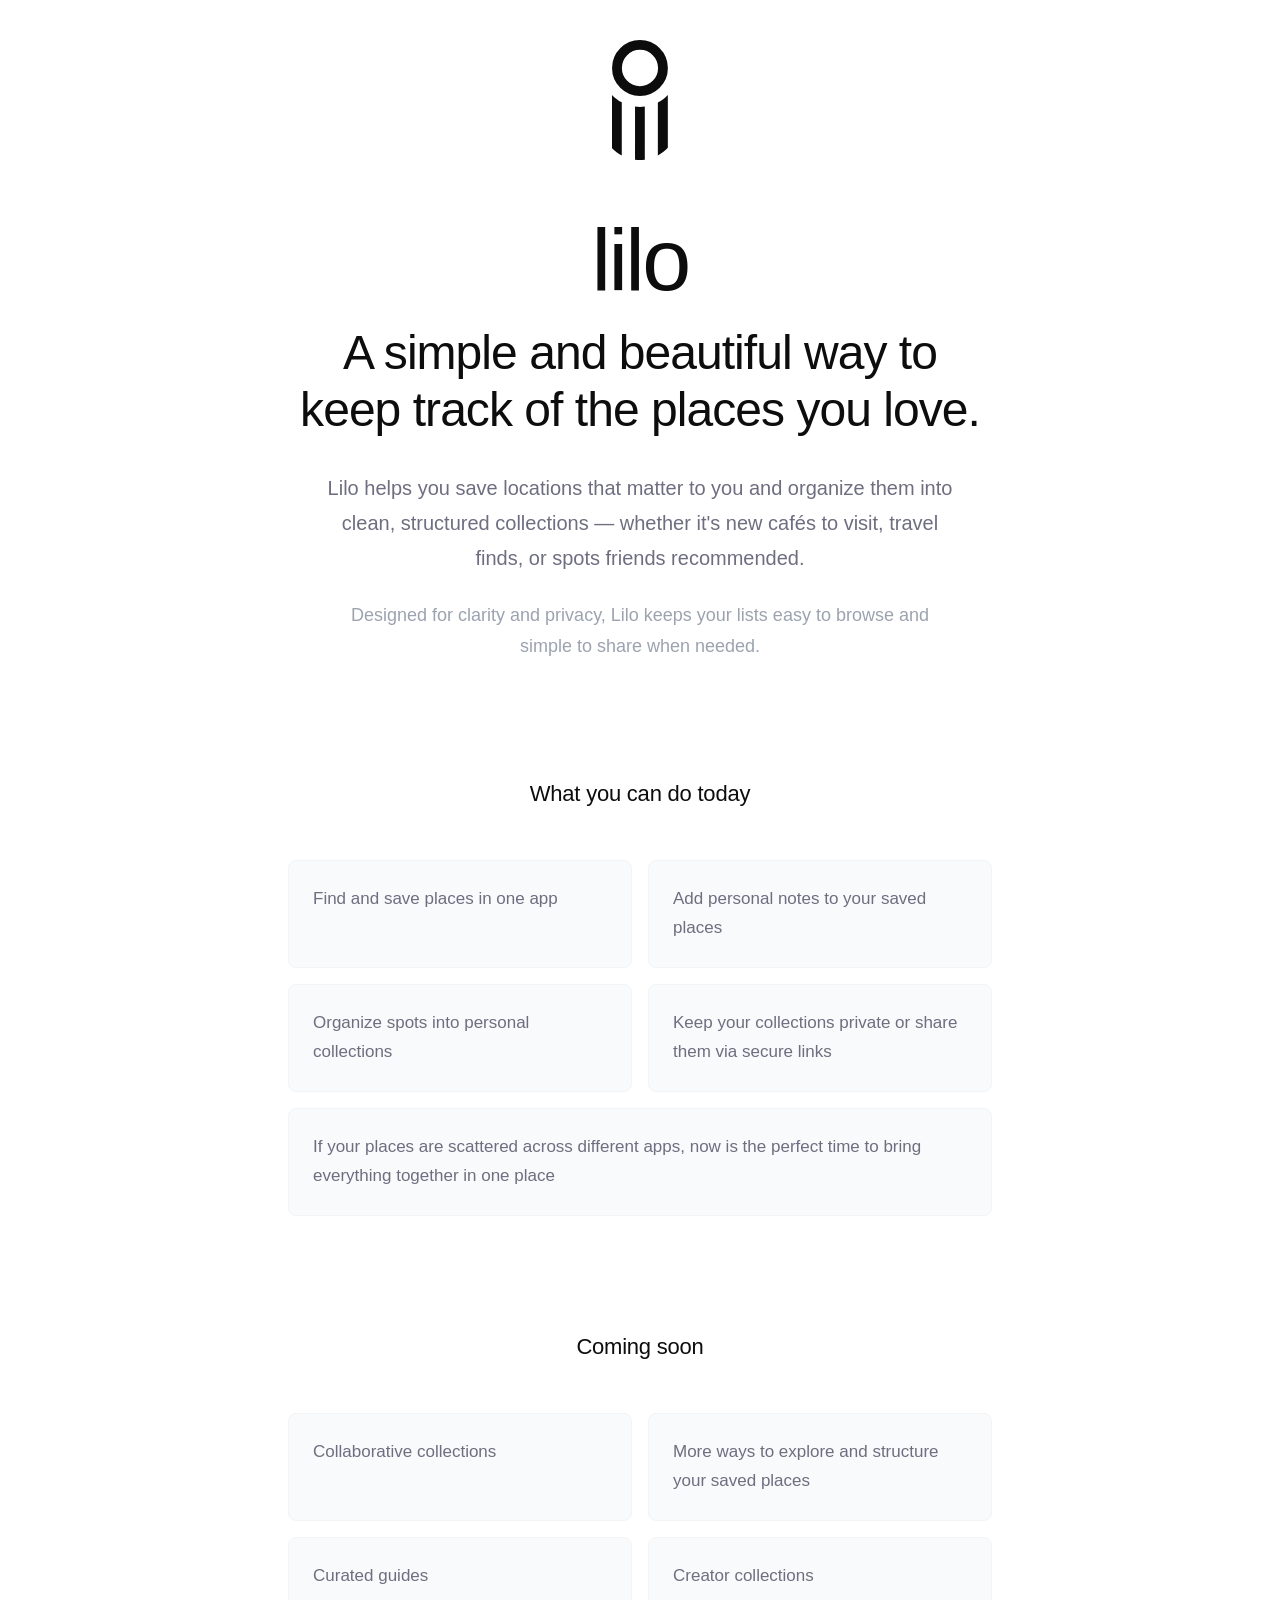
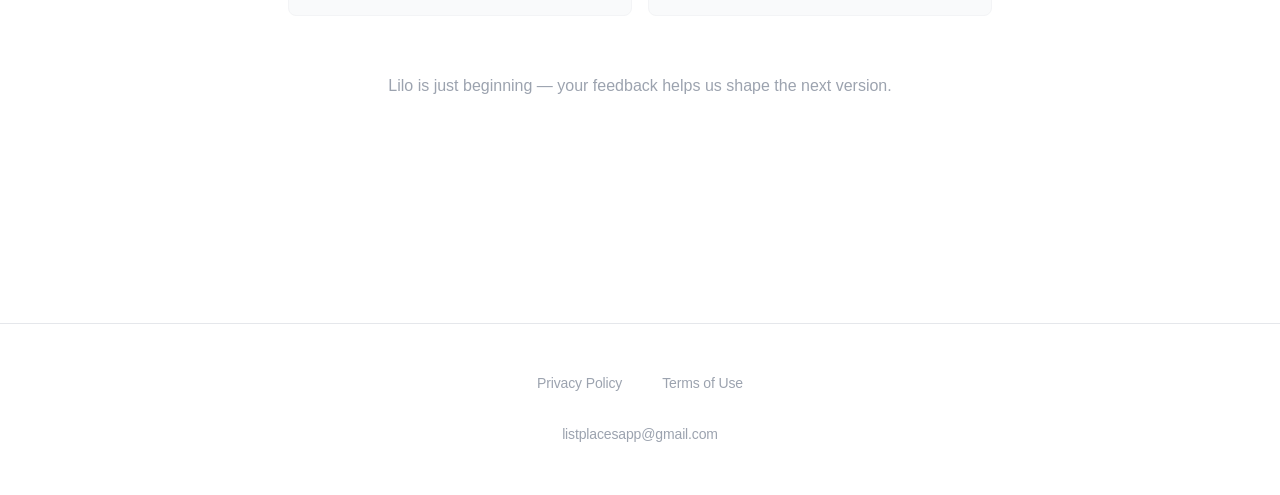
<file: index.html>
<!DOCTYPE html>
<html lang="en">
<head>
    <meta charset="UTF-8">
    <meta name="viewport" content="width=device-width, initial-scale=1.0">
    <meta name="description" content="Lilo - A simple and beautiful way to keep track of the places you love">
    <title>Lilo - Collect the world</title>
    <link rel="stylesheet" href="styles.css">
</head>
<body>
    <header class="header">
        <div class="logo-container">
            <img src="lilo.svg" alt="Lilo Logo" class="logo">
            <h1 class="brand-name">lilo</h1>
        </div>
    </header>

    <main class="main-content">
        <section class="hero">
            <h1 class="hero-title">A simple and beautiful way to keep track of the places you love.</h1>
            <p class="hero-subtitle">Lilo helps you save locations that matter to you and organize them into clean, structured collections — whether it's new cafés to visit, travel finds, or spots friends recommended.</p>
            <p class="hero-description">Designed for clarity and privacy, Lilo keeps your lists easy to browse and simple to share when needed.</p>
        </section>

        <section class="features">
            <h2 class="section-title">What you can do today</h2>
            <div class="features-grid">
                <div class="feature-card">
                    <p class="feature-text">Find and save places in one app</p>
                </div>
                <div class="feature-card">
                    <p class="feature-text">Add personal notes to your saved places</p>
                </div>
                <div class="feature-card">
                    <p class="feature-text">Organize spots into personal collections</p>
                </div>
                <div class="feature-card">
                    <p class="feature-text">Keep your collections private or share them via secure links</p>
                </div>
                <div class="feature-card feature-card-wide">
                    <p class="feature-text">If your places are scattered across different apps, now is the perfect time to bring everything together in one place</p>
                </div>
            </div>
        </section>

        <section class="coming-soon">
            <h2 class="section-title">Coming soon</h2>
            <div class="features-grid">
                <div class="feature-card">
                    <p class="feature-text">Collaborative collections</p>
                </div>
                <div class="feature-card">
                    <p class="feature-text">More ways to explore and structure your saved places</p>
                </div>
                <div class="feature-card">
                    <p class="feature-text">Curated guides</p>
                </div>
                <div class="feature-card">
                    <p class="feature-text">Creator collections</p>
                </div>
            </div>
            <p class="coming-soon-note">Lilo is just beginning — your feedback helps us shape the next version.</p>
        </section>
    </main>
    
    <footer class="footer">
        <nav class="footer-nav">
            <a href="privacy-policy.html" class="footer-link">Privacy Policy</a>
            <a href="terms-of-use.html" class="footer-link">Terms of Use</a>
        </nav>
        <div class="footer-email">
            <a href="mailto:listplacesapp@gmail.com" class="footer-email-link">listplacesapp@gmail.com</a>
        </div>
    </footer>
</body>
</html>
</file>
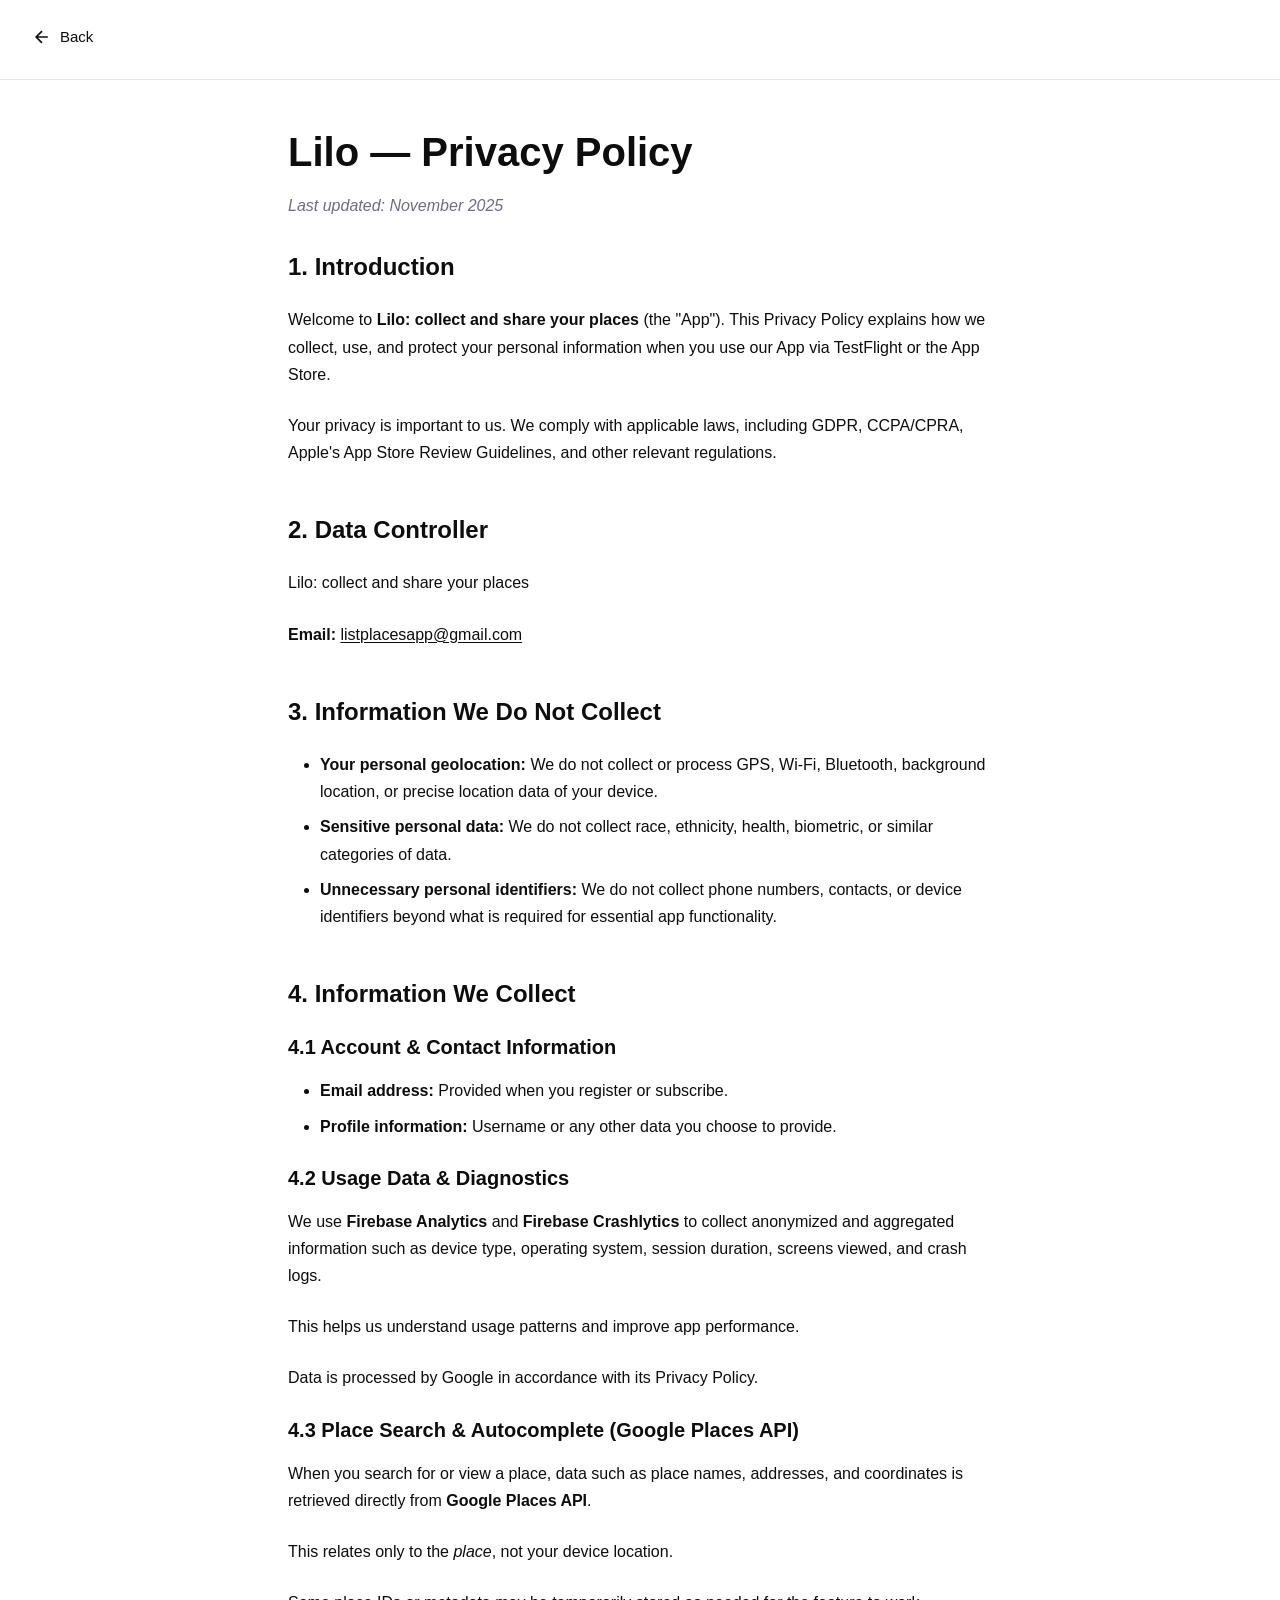
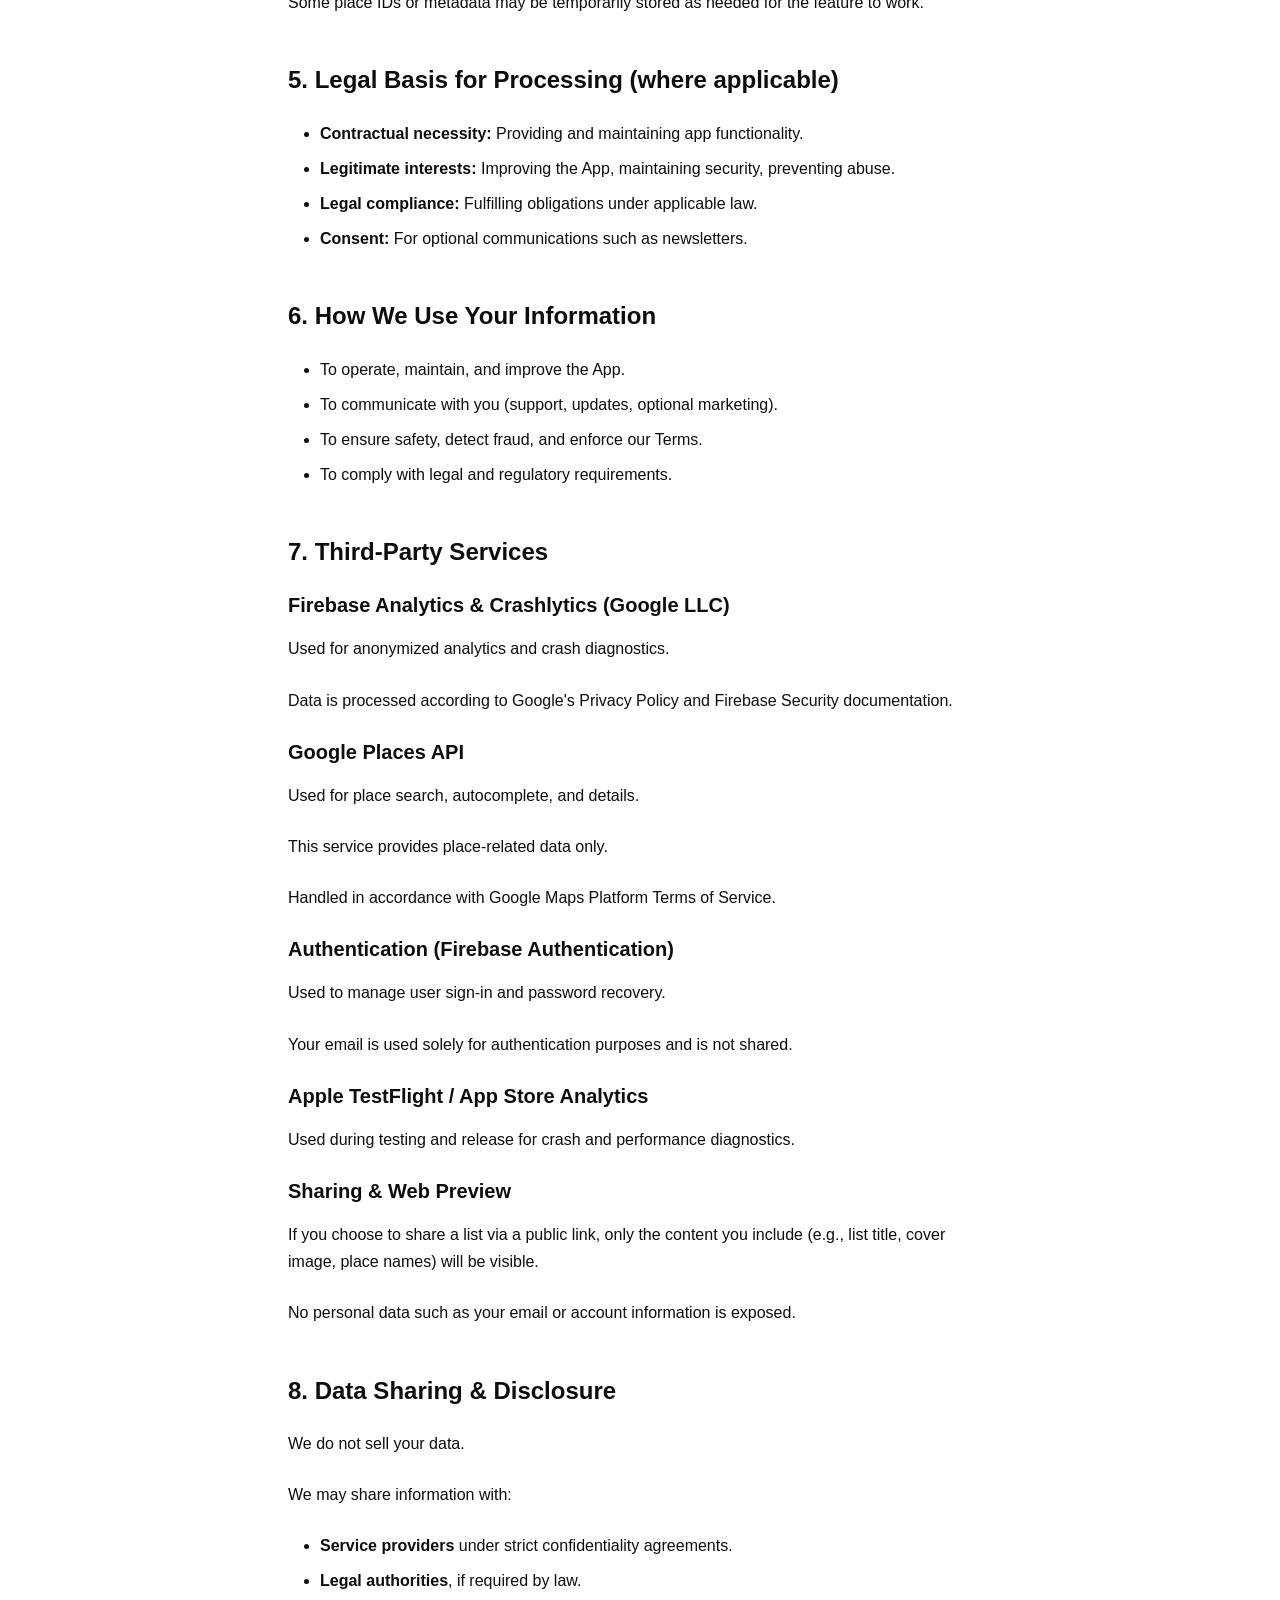
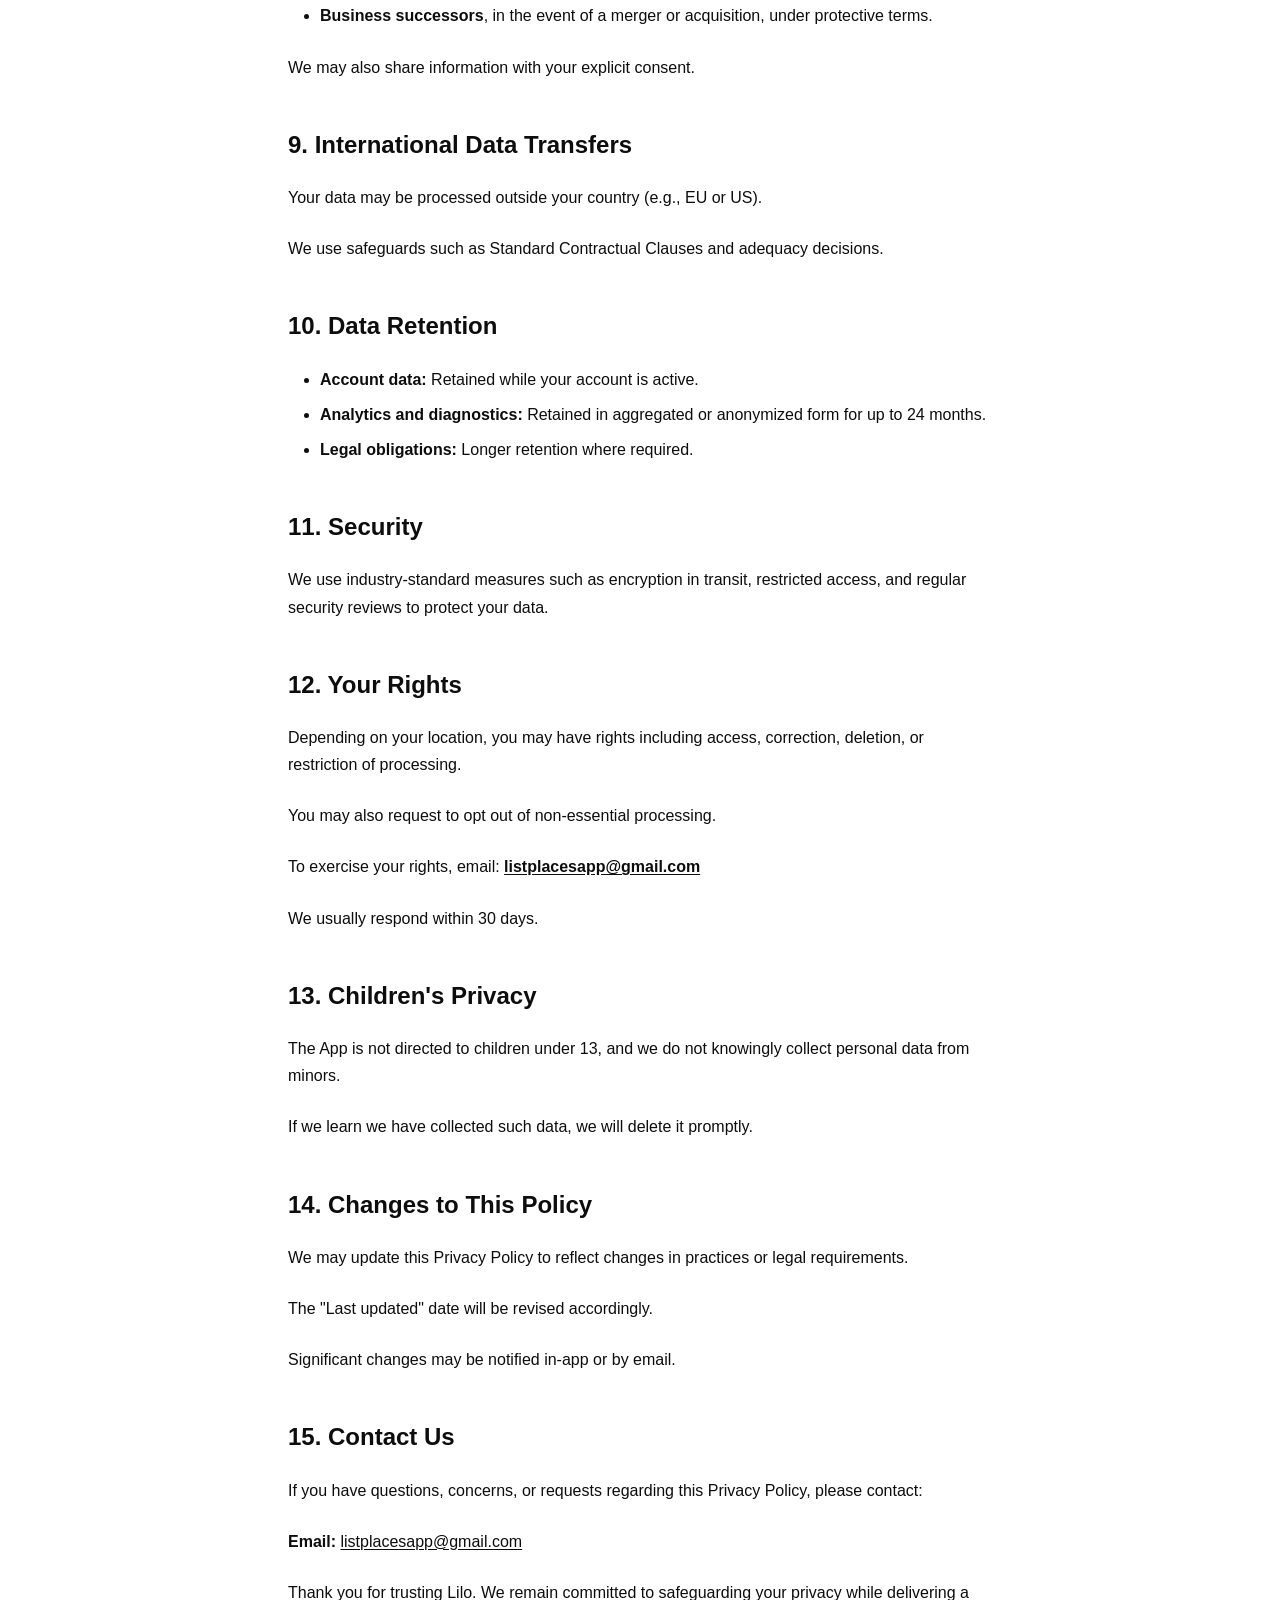
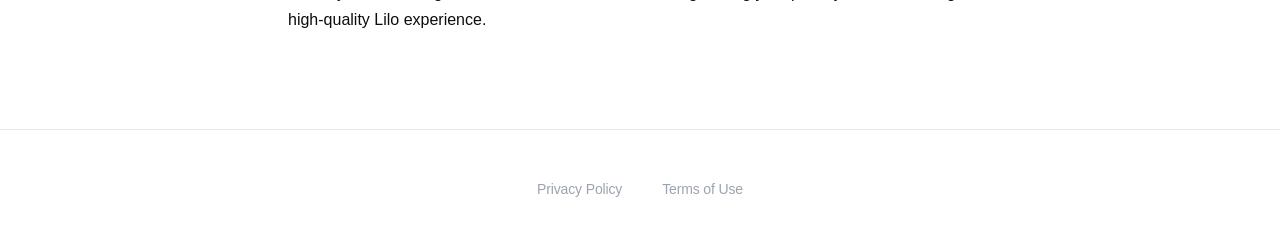
<file: privacy-policy.html>
<!DOCTYPE html>
<html lang="ru">
<head>
    <meta charset="UTF-8">
    <meta name="viewport" content="width=device-width, initial-scale=1.0">
    <meta name="description" content="Lilo Privacy Policy">
    <title>Privacy Policy - Lilo</title>
    <link rel="stylesheet" href="styles.css">
</head>
<body>
    <header class="page-header">
        <a href="index.html" class="back-link">
            <svg width="24" height="24" viewBox="0 0 24 24" fill="none" stroke="currentColor" stroke-width="2">
                <path d="M19 12H5M12 19l-7-7 7-7"/>
            </svg>
            <span>Back</span>
        </a>
    </header>
    
    <main class="content-page">
        <article class="policy-content">
            <h1>Lilo — Privacy Policy</h1>
            <p class="last-updated"><em>Last updated: November 2025</em></p>

            <section>
                <h2>1. Introduction</h2>
                <p>Welcome to <strong>Lilo: collect and share your places</strong> (the "App"). This Privacy Policy explains how we collect, use, and protect your personal information when you use our App via TestFlight or the App Store.</p>
                <p>Your privacy is important to us. We comply with applicable laws, including GDPR, CCPA/CPRA, Apple's App Store Review Guidelines, and other relevant regulations.</p>
            </section>

            <section>
                <h2>2. Data Controller</h2>
                <p>Lilo: collect and share your places</p>
                <p><strong>Email:</strong> <a href="mailto:listplacesapp@gmail.com">listplacesapp@gmail.com</a></p>
            </section>

            <section>
                <h2>3. Information We Do Not Collect</h2>
                <ul>
                    <li><strong>Your personal geolocation:</strong> We do not collect or process GPS, Wi-Fi, Bluetooth, background location, or precise location data of your device.</li>
                    <li><strong>Sensitive personal data:</strong> We do not collect race, ethnicity, health, biometric, or similar categories of data.</li>
                    <li><strong>Unnecessary personal identifiers:</strong> We do not collect phone numbers, contacts, or device identifiers beyond what is required for essential app functionality.</li>
                </ul>
            </section>

            <section>
                <h2>4. Information We Collect</h2>
                
                <h3>4.1 Account & Contact Information</h3>
                <ul>
                    <li><strong>Email address:</strong> Provided when you register or subscribe.</li>
                    <li><strong>Profile information:</strong> Username or any other data you choose to provide.</li>
                </ul>

                <h3>4.2 Usage Data & Diagnostics</h3>
                <p>We use <strong>Firebase Analytics</strong> and <strong>Firebase Crashlytics</strong> to collect anonymized and aggregated information such as device type, operating system, session duration, screens viewed, and crash logs.</p>
                <p>This helps us understand usage patterns and improve app performance.</p>
                <p>Data is processed by Google in accordance with its Privacy Policy.</p>

                <h3>4.3 Place Search & Autocomplete (Google Places API)</h3>
                <p>When you search for or view a place, data such as place names, addresses, and coordinates is retrieved directly from <strong>Google Places API</strong>.</p>
                <p>This relates only to the <em>place</em>, not your device location.</p>
                <p>Some place IDs or metadata may be temporarily stored as needed for the feature to work.</p>
            </section>

            <section>
                <h2>5. Legal Basis for Processing (where applicable)</h2>
                <ul>
                    <li><strong>Contractual necessity:</strong> Providing and maintaining app functionality.</li>
                    <li><strong>Legitimate interests:</strong> Improving the App, maintaining security, preventing abuse.</li>
                    <li><strong>Legal compliance:</strong> Fulfilling obligations under applicable law.</li>
                    <li><strong>Consent:</strong> For optional communications such as newsletters.</li>
                </ul>
            </section>

            <section>
                <h2>6. How We Use Your Information</h2>
                <ul>
                    <li>To operate, maintain, and improve the App.</li>
                    <li>To communicate with you (support, updates, optional marketing).</li>
                    <li>To ensure safety, detect fraud, and enforce our Terms.</li>
                    <li>To comply with legal and regulatory requirements.</li>
                </ul>
            </section>

            <section>
                <h2>7. Third-Party Services</h2>
                
                <h3>Firebase Analytics & Crashlytics (Google LLC)</h3>
                <p>Used for anonymized analytics and crash diagnostics.</p>
                <p>Data is processed according to Google's Privacy Policy and Firebase Security documentation.</p>

                <h3>Google Places API</h3>
                <p>Used for place search, autocomplete, and details.</p>
                <p>This service provides place-related data only.</p>
                <p>Handled in accordance with Google Maps Platform Terms of Service.</p>

                <h3>Authentication (Firebase Authentication)</h3>
                <p>Used to manage user sign-in and password recovery.</p>
                <p>Your email is used solely for authentication purposes and is not shared.</p>

                <h3>Apple TestFlight / App Store Analytics</h3>
                <p>Used during testing and release for crash and performance diagnostics.</p>

                <h3>Sharing & Web Preview</h3>
                <p>If you choose to share a list via a public link, only the content you include (e.g., list title, cover image, place names) will be visible.</p>
                <p>No personal data such as your email or account information is exposed.</p>
            </section>

            <section>
                <h2>8. Data Sharing & Disclosure</h2>
                <p>We do not sell your data.</p>
                <p>We may share information with:</p>
                <ul>
                    <li><strong>Service providers</strong> under strict confidentiality agreements.</li>
                    <li><strong>Legal authorities</strong>, if required by law.</li>
                    <li><strong>Business successors</strong>, in the event of a merger or acquisition, under protective terms.</li>
                </ul>
                <p>We may also share information with your explicit consent.</p>
            </section>

            <section>
                <h2>9. International Data Transfers</h2>
                <p>Your data may be processed outside your country (e.g., EU or US).</p>
                <p>We use safeguards such as Standard Contractual Clauses and adequacy decisions.</p>
            </section>

            <section>
                <h2>10. Data Retention</h2>
                <ul>
                    <li><strong>Account data:</strong> Retained while your account is active.</li>
                    <li><strong>Analytics and diagnostics:</strong> Retained in aggregated or anonymized form for up to 24 months.</li>
                    <li><strong>Legal obligations:</strong> Longer retention where required.</li>
                </ul>
            </section>

            <section>
                <h2>11. Security</h2>
                <p>We use industry-standard measures such as encryption in transit, restricted access, and regular security reviews to protect your data.</p>
            </section>

            <section>
                <h2>12. Your Rights</h2>
                <p>Depending on your location, you may have rights including access, correction, deletion, or restriction of processing.</p>
                <p>You may also request to opt out of non-essential processing.</p>
                <p>To exercise your rights, email: <a href="mailto:listplacesapp@gmail.com"><strong>listplacesapp@gmail.com</strong></a></p>
                <p>We usually respond within 30 days.</p>
            </section>

            <section>
                <h2>13. Children's Privacy</h2>
                <p>The App is not directed to children under 13, and we do not knowingly collect personal data from minors.</p>
                <p>If we learn we have collected such data, we will delete it promptly.</p>
            </section>

            <section>
                <h2>14. Changes to This Policy</h2>
                <p>We may update this Privacy Policy to reflect changes in practices or legal requirements.</p>
                <p>The "Last updated" date will be revised accordingly.</p>
                <p>Significant changes may be notified in-app or by email.</p>
            </section>

            <section>
                <h2>15. Contact Us</h2>
                <p>If you have questions, concerns, or requests regarding this Privacy Policy, please contact:</p>
                <p><strong>Email:</strong> <a href="mailto:listplacesapp@gmail.com">listplacesapp@gmail.com</a></p>
                <p>Thank you for trusting Lilo. We remain committed to safeguarding your privacy while delivering a high-quality Lilo experience.</p>
            </section>
        </article>
    </main>
    
    <footer class="footer">
        <nav class="footer-nav">
            <a href="privacy-policy.html" class="footer-link">Privacy Policy</a>
            <a href="terms-of-use.html" class="footer-link">Terms of Use</a>
        </nav>
    </footer>
</body>
</html>
</file>
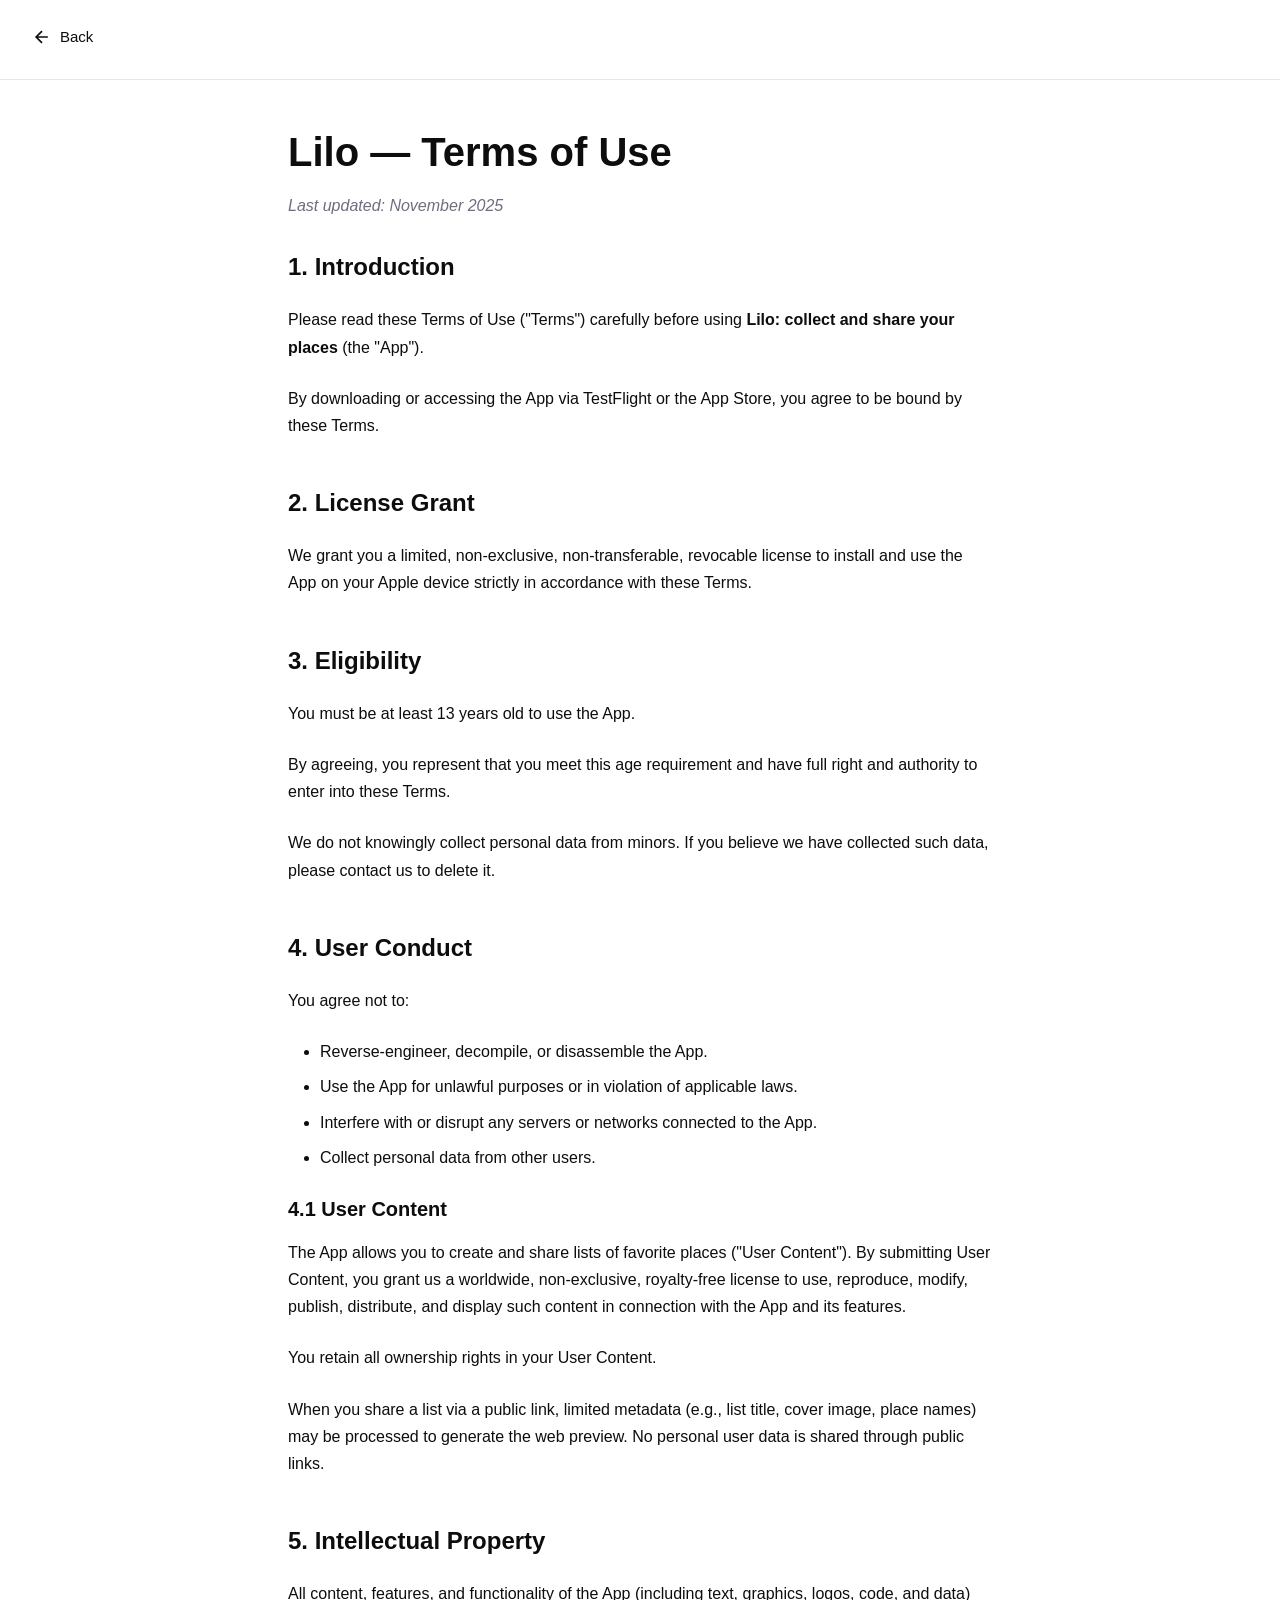
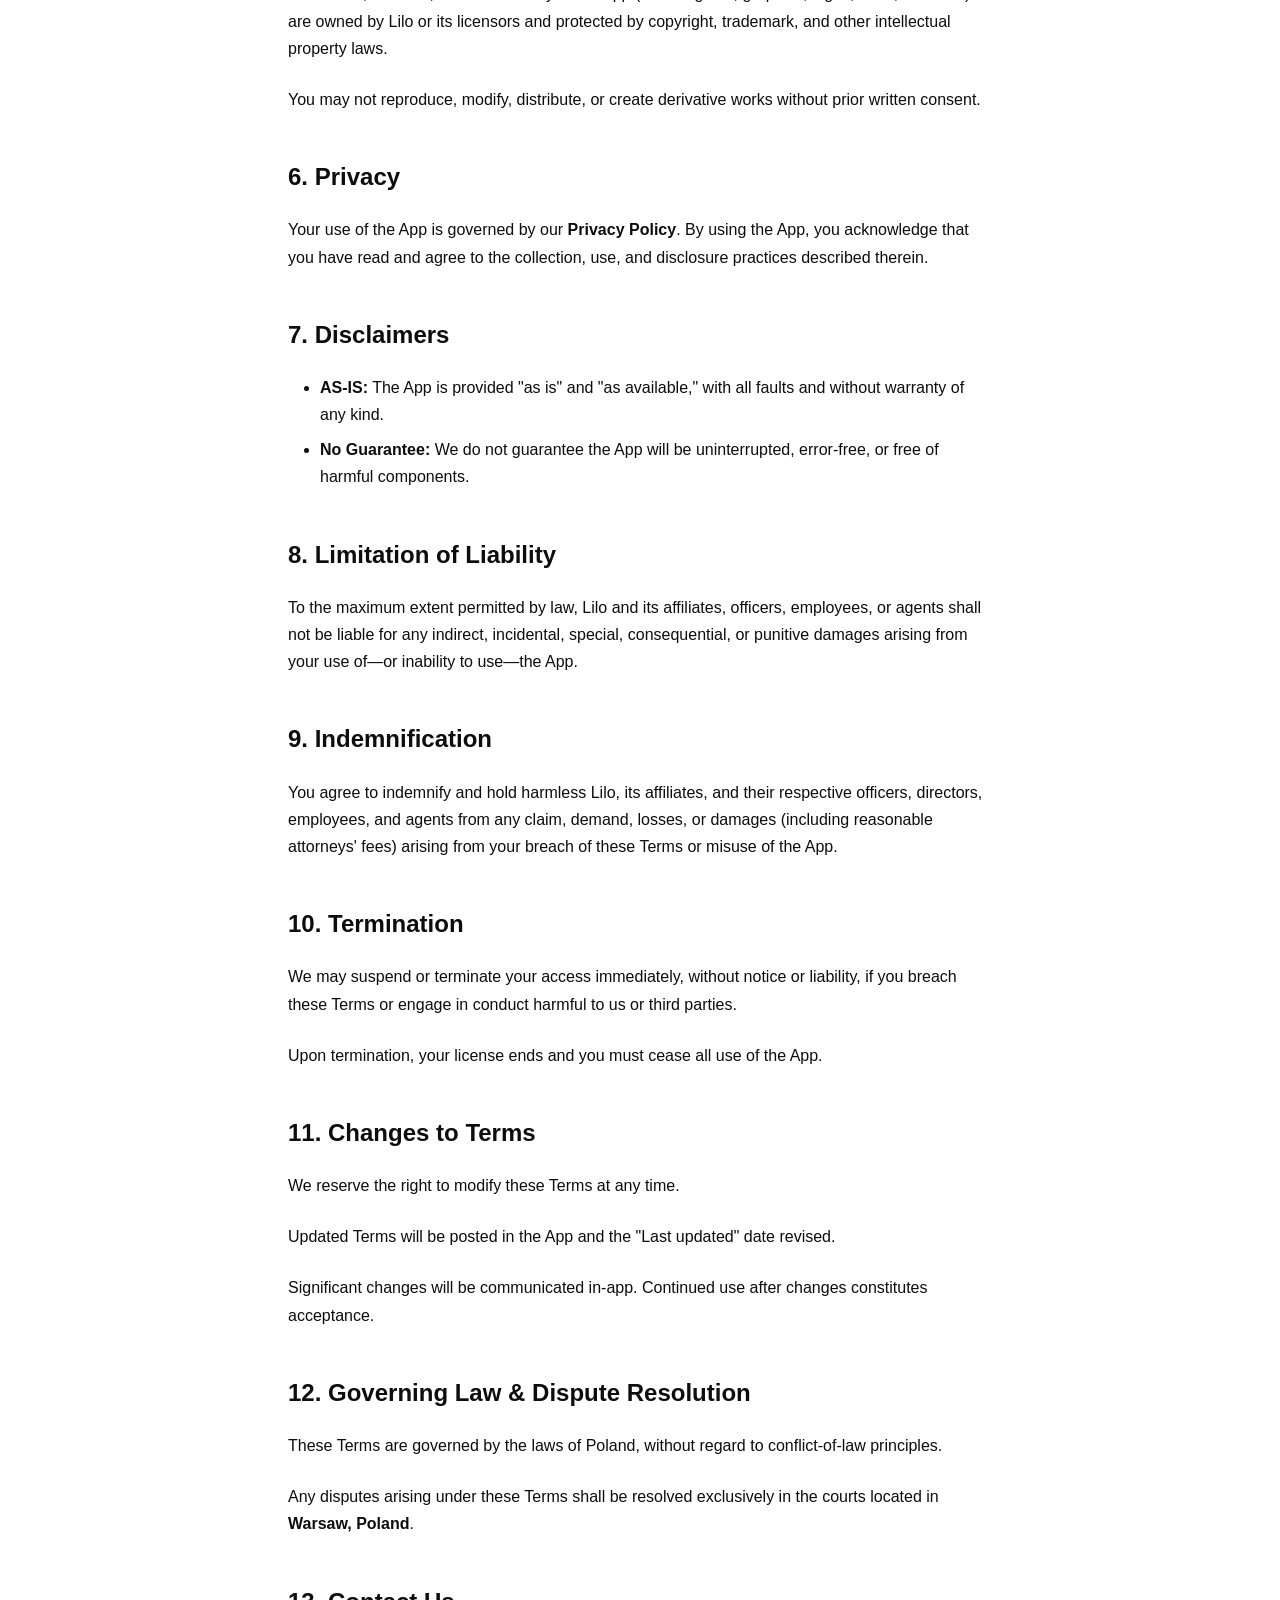
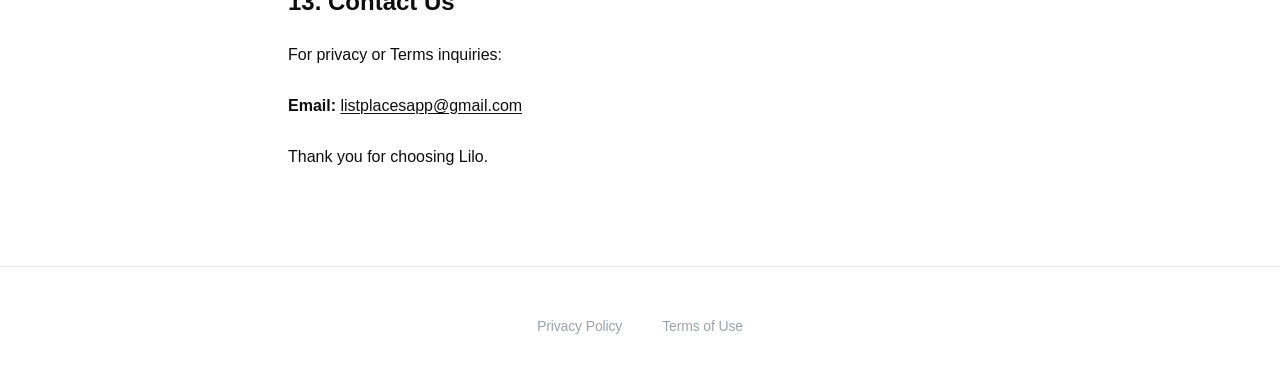
<file: terms-of-use.html>
<!DOCTYPE html>
<html lang="ru">
<head>
    <meta charset="UTF-8">
    <meta name="viewport" content="width=device-width, initial-scale=1.0">
    <meta name="description" content="Lilo Terms of Use">
    <title>Terms of Use - Lilo</title>
    <link rel="stylesheet" href="styles.css">
</head>
<body>
    <header class="page-header">
        <a href="index.html" class="back-link">
            <svg width="24" height="24" viewBox="0 0 24 24" fill="none" stroke="currentColor" stroke-width="2">
                <path d="M19 12H5M12 19l-7-7 7-7"/>
            </svg>
            <span>Back</span>
        </a>
    </header>
    
    <main class="content-page">
        <article class="policy-content">
            <h1>Lilo — Terms of Use</h1>
            <p class="last-updated"><em>Last updated: November 2025</em></p>

            <section>
                <h2>1. Introduction</h2>
                <p>Please read these Terms of Use ("Terms") carefully before using <strong>Lilo: collect and share your places</strong> (the "App").</p>
                <p>By downloading or accessing the App via TestFlight or the App Store, you agree to be bound by these Terms.</p>
            </section>

            <section>
                <h2>2. License Grant</h2>
                <p>We grant you a limited, non-exclusive, non-transferable, revocable license to install and use the App on your Apple device strictly in accordance with these Terms.</p>
            </section>

            <section>
                <h2>3. Eligibility</h2>
                <p>You must be at least 13 years old to use the App.</p>
                <p>By agreeing, you represent that you meet this age requirement and have full right and authority to enter into these Terms.</p>
                <p>We do not knowingly collect personal data from minors. If you believe we have collected such data, please contact us to delete it.</p>
            </section>

            <section>
                <h2>4. User Conduct</h2>
                <p>You agree not to:</p>
                <ul>
                    <li>Reverse-engineer, decompile, or disassemble the App.</li>
                    <li>Use the App for unlawful purposes or in violation of applicable laws.</li>
                    <li>Interfere with or disrupt any servers or networks connected to the App.</li>
                    <li>Collect personal data from other users.</li>
                </ul>

                <h3>4.1 User Content</h3>
                <p>The App allows you to create and share lists of favorite places ("User Content"). By submitting User Content, you grant us a worldwide, non-exclusive, royalty-free license to use, reproduce, modify, publish, distribute, and display such content in connection with the App and its features.</p>
                <p>You retain all ownership rights in your User Content.</p>
                <p>When you share a list via a public link, limited metadata (e.g., list title, cover image, place names) may be processed to generate the web preview. No personal user data is shared through public links.</p>
            </section>

            <section>
                <h2>5. Intellectual Property</h2>
                <p>All content, features, and functionality of the App (including text, graphics, logos, code, and data) are owned by Lilo or its licensors and protected by copyright, trademark, and other intellectual property laws.</p>
                <p>You may not reproduce, modify, distribute, or create derivative works without prior written consent.</p>
            </section>

            <section>
                <h2>6. Privacy</h2>
                <p>Your use of the App is governed by our <strong>Privacy Policy</strong>. By using the App, you acknowledge that you have read and agree to the collection, use, and disclosure practices described therein.</p>
            </section>

            <section>
                <h2>7. Disclaimers</h2>
                <ul>
                    <li><strong>AS-IS:</strong> The App is provided "as is" and "as available," with all faults and without warranty of any kind.</li>
                    <li><strong>No Guarantee:</strong> We do not guarantee the App will be uninterrupted, error-free, or free of harmful components.</li>
                </ul>
            </section>

            <section>
                <h2>8. Limitation of Liability</h2>
                <p>To the maximum extent permitted by law, Lilo and its affiliates, officers, employees, or agents shall not be liable for any indirect, incidental, special, consequential, or punitive damages arising from your use of—or inability to use—the App.</p>
            </section>

            <section>
                <h2>9. Indemnification</h2>
                <p>You agree to indemnify and hold harmless Lilo, its affiliates, and their respective officers, directors, employees, and agents from any claim, demand, losses, or damages (including reasonable attorneys' fees) arising from your breach of these Terms or misuse of the App.</p>
            </section>

            <section>
                <h2>10. Termination</h2>
                <p>We may suspend or terminate your access immediately, without notice or liability, if you breach these Terms or engage in conduct harmful to us or third parties.</p>
                <p>Upon termination, your license ends and you must cease all use of the App.</p>
            </section>

            <section>
                <h2>11. Changes to Terms</h2>
                <p>We reserve the right to modify these Terms at any time.</p>
                <p>Updated Terms will be posted in the App and the "Last updated" date revised.</p>
                <p>Significant changes will be communicated in-app. Continued use after changes constitutes acceptance.</p>
            </section>

            <section>
                <h2>12. Governing Law & Dispute Resolution</h2>
                <p>These Terms are governed by the laws of Poland, without regard to conflict-of-law principles.</p>
                <p>Any disputes arising under these Terms shall be resolved exclusively in the courts located in <strong>Warsaw, Poland</strong>.</p>
            </section>

            <section>
                <h2>13. Contact Us</h2>
                <p>For privacy or Terms inquiries:</p>
                <p><strong>Email:</strong> <a href="mailto:listplacesapp@gmail.com">listplacesapp@gmail.com</a></p>
                <p>Thank you for choosing Lilo.</p>
            </section>
        </article>
    </main>
    
    <footer class="footer">
        <nav class="footer-nav">
            <a href="privacy-policy.html" class="footer-link">Privacy Policy</a>
            <a href="terms-of-use.html" class="footer-link">Terms of Use</a>
        </nav>
    </footer>
</body>
</html>
</file>
<file: styles.css>
/* Reset and Base Styles */
* {
    margin: 0;
    padding: 0;
    box-sizing: border-box;
}

:root {
    --color-text: #0d0d0d;
    --color-text-light: #6e6e80;
    --color-text-lighter: #9ca3af;
    --color-bg: #ffffff;
    --color-bg-subtle: #f9fafb;
    --color-border: #e5e7eb;
    --color-border-light: #f3f4f6;
    --color-link: #0d0d0d;
    --color-link-hover: #6e6e80;
    --spacing-xs: 0.5rem;
    --spacing-sm: 1rem;
    --spacing-md: 1.5rem;
    --spacing-lg: 2rem;
    --spacing-xl: 3rem;
    --spacing-xxl: 5rem;
    --spacing-xxxl: 7rem;
    --max-width-content: 768px;
    --transition: all 0.2s cubic-bezier(0.4, 0, 0.2, 1);
}

html {
    font-size: 16px;
    scroll-behavior: smooth;
}

body {
    font-family: -apple-system, BlinkMacSystemFont, 'Segoe UI', 'Inter', Roboto, 'Helvetica Neue', Arial, sans-serif;
    color: var(--color-text);
    background-color: var(--color-bg);
    line-height: 1.7;
    min-height: 100vh;
    display: flex;
    flex-direction: column;
    -webkit-font-smoothing: antialiased;
    -moz-osx-font-smoothing: grayscale;
}

/* Header */
.header {
    padding: clamp(1.5rem, 4vw, 2.5rem) var(--spacing-lg) clamp(0.75rem, 2vw, 1.25rem);
    display: flex;
    justify-content: center;
    align-items: center;
}

.logo-container {
    display: flex;
    flex-direction: column;
    align-items: center;
    justify-content: center;
    gap: clamp(2rem, 5vw, 3.5rem);
}

.logo {
    width: clamp(35px, 5.6vw, 56px);
    height: auto;
    display: block;
    opacity: 0.95;
}

.brand-name {
    font-size: clamp(3.5rem, 10vw, 5.5rem);
    font-weight: 400;
    letter-spacing: -0.03em;
    color: var(--color-text);
    margin: 0;
    text-transform: lowercase;
    line-height: 1;
    font-family: -apple-system, BlinkMacSystemFont, 'Segoe UI', 'Inter', Roboto, 'Helvetica Neue', Arial, sans-serif;
}

/* Main Content (Home Page) */
.main-content {
    flex: 1;
    max-width: var(--max-width-content);
    margin: 0 auto;
    padding: 0 var(--spacing-lg) var(--spacing-xxxl);
    width: 100%;
}

.hero {
    text-align: center;
    margin-bottom: var(--spacing-xxxl);
    padding-top: 0;
}

.hero-title {
    font-size: clamp(1.875rem, 5vw, 3rem);
    font-weight: 500;
    line-height: 1.2;
    letter-spacing: -0.02em;
    margin-bottom: clamp(1.5rem, 4vw, 2rem);
    color: var(--color-text);
    max-width: 680px;
    margin-left: auto;
    margin-right: auto;
}

.hero-subtitle {
    font-size: clamp(1.0625rem, 2.5vw, 1.25rem);
    line-height: 1.75;
    color: var(--color-text-light);
    margin-bottom: clamp(1rem, 3vw, 1.5rem);
    max-width: 640px;
    margin-left: auto;
    margin-right: auto;
    font-weight: 400;
}

.hero-description {
    font-size: clamp(1rem, 2.5vw, 1.125rem);
    line-height: 1.75;
    color: var(--color-text-lighter);
    max-width: 600px;
    margin-left: auto;
    margin-right: auto;
    font-weight: 400;
}

.section-title {
    font-size: clamp(1.125rem, 3vw, 1.375rem);
    font-weight: 500;
    letter-spacing: -0.01em;
    margin-bottom: clamp(2rem, 5vw, 3rem);
    color: var(--color-text);
    text-align: center;
}

.features,
.coming-soon {
    margin-bottom: var(--spacing-xxxl);
}

.features-grid {
    display: grid;
    grid-template-columns: repeat(auto-fit, minmax(280px, 1fr));
    gap: clamp(0.75rem, 2vw, 1rem);
    max-width: 900px;
    margin: 0 auto;
}

.feature-card {
    background-color: var(--color-bg-subtle);
    border: 1px solid var(--color-border-light);
    border-radius: 8px;
    padding: clamp(1.25rem, 3vw, 1.5rem);
    transition: var(--transition);
}

.feature-card:hover {
    border-color: var(--color-border);
    background-color: var(--color-bg);
}

.feature-card-wide {
    grid-column: 1 / -1;
}

.feature-text {
    font-size: clamp(0.9375rem, 2.5vw, 1.0625rem);
    line-height: 1.7;
    color: var(--color-text-light);
    margin: 0;
    font-weight: 400;
}

.coming-soon-note {
    font-size: clamp(0.9375rem, 2.5vw, 1rem);
    color: var(--color-text-lighter);
    font-style: normal;
    margin-top: clamp(2.5rem, 6vw, 3.5rem);
    text-align: center;
    font-weight: 400;
    line-height: 1.7;
}

/* Content Pages */
.page-header {
    padding: var(--spacing-md) var(--spacing-lg);
    border-bottom: 1px solid var(--color-border);
    position: sticky;
    top: 0;
    background-color: var(--color-bg);
    z-index: 10;
    backdrop-filter: blur(10px);
    background-color: rgba(255, 255, 255, 0.95);
}

.back-link {
    display: inline-flex;
    align-items: center;
    gap: var(--spacing-xs);
    color: var(--color-text);
    text-decoration: none;
    font-size: 0.9375rem;
    transition: var(--transition);
}

.back-link:hover {
    color: var(--color-link);
}

.back-link svg {
    width: 20px;
    height: 20px;
}

.content-page {
    flex: 1;
    max-width: var(--max-width-content);
    margin: 0 auto;
    padding: var(--spacing-xl) var(--spacing-lg);
    width: 100%;
}

.policy-content {
    width: 100%;
}

.policy-content h1 {
    font-size: clamp(1.75rem, 4vw, 2.5rem);
    font-weight: 700;
    margin-bottom: var(--spacing-sm);
    line-height: 1.2;
}

.last-updated {
    color: var(--color-text-light);
    margin-bottom: var(--spacing-xl);
    font-size: 0.9375rem;
}

.policy-content section {
    margin-bottom: var(--spacing-xl);
}

.policy-content h2 {
    font-size: clamp(1.25rem, 3vw, 1.5rem);
    font-weight: 600;
    margin-top: var(--spacing-lg);
    margin-bottom: var(--spacing-md);
    line-height: 1.3;
}

.policy-content h3 {
    font-size: clamp(1.0625rem, 2.5vw, 1.25rem);
    font-weight: 600;
    margin-top: var(--spacing-md);
    margin-bottom: var(--spacing-sm);
    line-height: 1.4;
}

.policy-content p {
    margin-bottom: var(--spacing-md);
    font-size: clamp(0.9375rem, 2vw, 1rem);
}

.policy-content ul {
    margin-bottom: var(--spacing-md);
    padding-left: var(--spacing-lg);
    list-style-type: disc;
}

.policy-content li {
    margin-bottom: var(--spacing-xs);
    font-size: clamp(0.9375rem, 2vw, 1rem);
}

.policy-content a {
    color: var(--color-link);
    text-decoration: underline;
    text-underline-offset: 2px;
    transition: var(--transition);
}

.policy-content a:hover {
    color: var(--color-link-hover);
}

.policy-content strong {
    font-weight: 600;
}

.policy-content em {
    font-style: italic;
}

/* Footer */
.footer {
    padding: clamp(2rem, 5vw, 3rem) var(--spacing-lg);
    border-top: 1px solid var(--color-border);
    background-color: var(--color-bg);
    margin-top: auto;
}

.footer-nav {
    display: flex;
    justify-content: center;
    align-items: center;
    gap: clamp(1.5rem, 4vw, 2.5rem);
    flex-wrap: wrap;
}

.footer-link {
    color: var(--color-text-lighter);
    text-decoration: none;
    font-size: clamp(0.8125rem, 2vw, 0.875rem);
    transition: var(--transition);
    padding: 0;
    border-radius: 0;
    font-weight: 400;
    letter-spacing: -0.01em;
}

.footer-link:hover {
    color: var(--color-text);
}

.footer-email {
    margin-top: clamp(1rem, 3vw, 1.5rem);
    text-align: center;
}

.footer-email-link {
    color: var(--color-text-lighter);
    text-decoration: none;
    font-size: clamp(0.8125rem, 2vw, 0.875rem);
    transition: var(--transition);
    font-weight: 400;
    letter-spacing: -0.01em;
}

.footer-email-link:hover {
    color: var(--color-text);
}

/* Responsive Design */
@media (max-width: 768px) {
    .main-content {
        padding: 0 var(--spacing-md) clamp(3rem, 8vw, 5rem);
    }

    .hero {
        margin-bottom: clamp(3rem, 8vw, 5rem);
    }

    .features,
    .coming-soon {
        margin-bottom: clamp(3rem, 8vw, 5rem);
    }

    .features-grid {
        grid-template-columns: 1fr;
        gap: 0.75rem;
    }

    .feature-card-wide {
        grid-column: 1;
    }

    .content-page {
        padding: var(--spacing-lg) var(--spacing-md);
    }

    .page-header {
        padding: var(--spacing-sm) var(--spacing-md);
    }

    .footer {
        padding: clamp(1.5rem, 4vw, 2.5rem) var(--spacing-md);
    }

    .policy-content section {
        margin-bottom: var(--spacing-lg);
    }
}

@media (max-width: 480px) {
    .hero {
        margin-bottom: clamp(2.5rem, 7vw, 4rem);
    }

    .features,
    .coming-soon {
        margin-bottom: clamp(2.5rem, 7vw, 4rem);
    }

    .footer-nav {
        flex-direction: column;
        gap: 0.75rem;
    }
}

/* Print Styles */
@media print {
    .page-header,
    .footer {
        display: none;
    }

    .content-page {
        max-width: 100%;
        padding: 0;
    }
}
</file>
